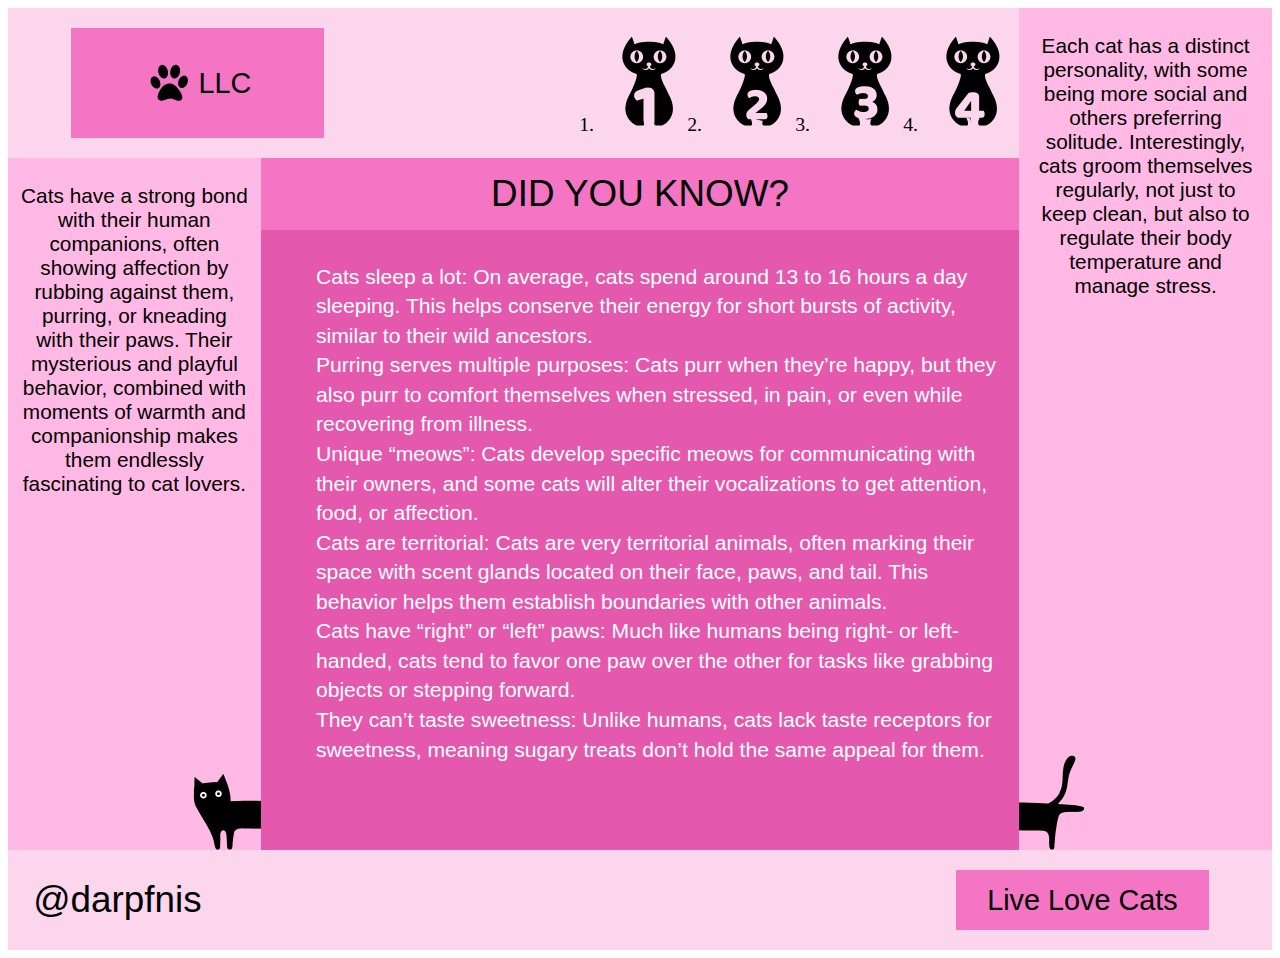
<file: index.html>
<!DOCTYPE html>
<html lang="en">
<head>
    <meta charset="UTF-8">
    <meta name="viewport" content="width=device-width, initial-scale=1.0">
    <title>6 laba</title>
    <link rel="stylesheet" href="styles.css">
</head>
<body>
    <div class = "wrapper">
        <div class = "blockx">
            <img src = "pfp\1.png" alt="Icon">
            LLC
        </div>
        <div class = "blocky">
            Live Love Cats
        </div>
        <div class = "block1"> 
            <ol>
                <li><a href = "page1.html" target=""><img src = "pfp\2.png" alt = "2 page"></a></li>
                <li><a href = "page2" target=""><img src = "pfp\3.png" alt = "3 page"></a></li>
                <li><a href = "#" target=""><img src = "pfp\4.png" alt = "4 page"></a></li>
                <li><a href = "#" target=""><img src = "pfp\5.png" alt = "5 page"></a></li>
            </ol> 
        </div>
        <div class = "block2">
            <p>
                Each cat has a distinct personality, with some being more social and others preferring solitude. 
                Interestingly, cats groom themselves regularly, not just to keep clean, but also to regulate their body temperature and manage stress.
            </p>
                <img src = "pfp\7.png" alt = "right side cat">
        </div>
        <div class = "block3">
            <p> Cats have a strong bond with their human companions, often showing affection by rubbing against them, purring, or kneading with their paws. 
                Their mysterious and playful behavior, combined with moments of warmth and companionship makes them endlessly fascinating to cat lovers.
            </p>
            <img src = "pfp\6.png" alt = "left side cat">
        </div>
        <div class = "block4">
            DID YOU KNOW?
        </div>  
        <div class = "block5">
            <ol>
                <ul>Cats sleep a lot: On average, cats spend around 13 to 16 hours a day sleeping. This helps conserve their energy for short bursts of activity, similar to their wild ancestors.</ul>
                <ul>Purring serves multiple purposes: Cats purr when they’re happy, but they also purr to comfort themselves when stressed, in pain, or even while recovering from illness.</ul>                
                <ul>Unique “meows”: Cats develop specific meows for communicating with their owners, and some cats will alter their vocalizations to get attention, food, or affection.</ul>                
                <ul>Cats are territorial: Cats are very territorial animals, often marking their space with scent glands located on their face, paws, and tail. This behavior helps them establish boundaries with other animals.</ul>  
                <ul>Cats have “right” or “left” paws: Much like humans being right- or left-handed, cats tend to favor one paw over the other for tasks like grabbing objects or stepping forward.</ul>          
                <ul>They can’t taste sweetness: Unlike humans, cats lack taste receptors for sweetness, meaning sugary treats don’t hold the same appeal for them.</ul>
            </ol> 
        </div>
        <div class = "block6">
            @darpfnis
        </div>
   
    </div>
</body>
</html>
</file>
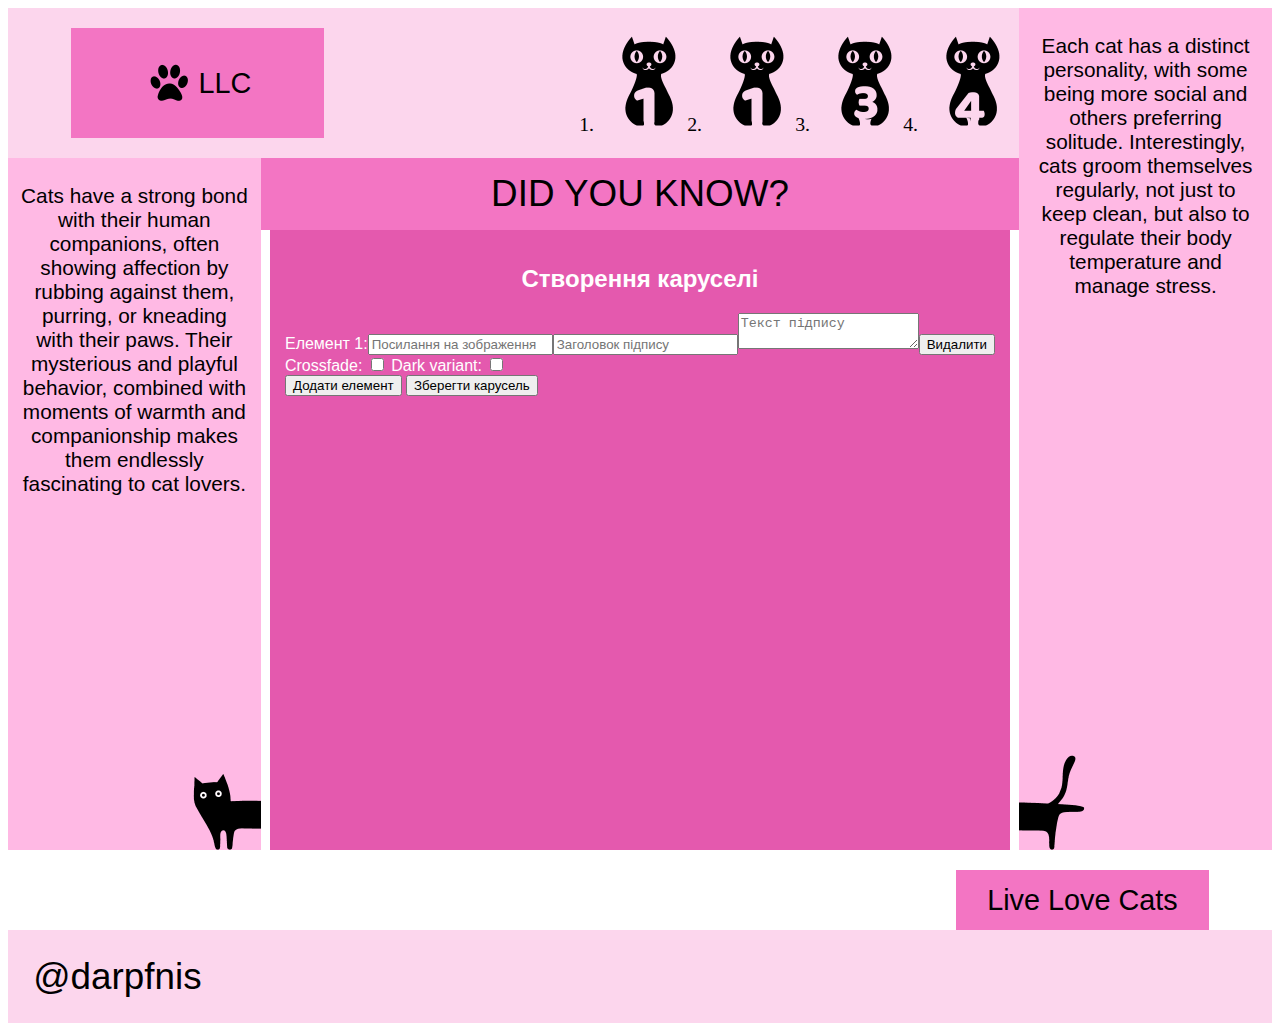
<file: page1.html>
<!DOCTYPE html>
<html lang="en">
<head>
    <meta charset="UTF-8">
    <meta name="viewport" content="width=device-width, initial-scale=1.0">
    <title>6 laba</title>
    <link rel="stylesheet" href="styles.css">
</head>
<body>
    <div class = "wrapper">
        <div class = "blockx">
            <img src = "pfp\1.png" alt="Icon">
            LLC
        </div>
        <div class = "blocky">
            Live Love Cats
        </div>
        <div class = "block1"> 
            <ol>
                <li><a href = "index.html" target=""><img src = "pfp\2.png" alt = "2 page"></a></li>
                <li><a href = "page2.html" target=""><img src = "pfp\2.png" alt = "2 page"></a></li>
                <li><a href = "#" target=""><img src = "pfp\4.png" alt = "4 page"></a></li>
                <li><a href = "#" target=""><img src = "pfp\5.png" alt = "5 page"></a></li>
            </ol> 
        </div>
        <div class = "block2">
            <p>
                Each cat has a distinct personality, with some being more social and others preferring solitude. 
                Interestingly, cats groom themselves regularly, not just to keep clean, but also to regulate their body temperature and manage stress.
            </p>
                <img src = "pfp\7.png" alt = "right side cat">
        </div>
        <div class = "block3">
            <p> Cats have a strong bond with their human companions, often showing affection by rubbing against them, purring, or kneading with their paws. 
                Their mysterious and playful behavior, combined with moments of warmth and companionship makes them endlessly fascinating to cat lovers.
            </p>
            <img src = "pfp\6.png" alt = "left side cat">
        </div>
        <div class = "block4">
            DID YOU KNOW?
        </div>  
        <!-- page1.html (блок 5) -->
        <div class="block5">
            <h2>Створення каруселі</h2>
            <form id="carousel-form">
                <div id="carousel-items">
                    <!-- Динамічні поля будуть додаватися тут -->
                </div>
                <div id = "settings">
                     <label for="crossfade">Crossfade:</label>
                     <input type="checkbox" id="crossfade" name="crossfade">
        
                     <label for="dark">Dark variant:</label>
                     <input type="checkbox" id="dark" name="dark">
                </div>
                <button type="button" id="add-item">Додати елемент</button>
                <button type="submit">Зберегти карусель</button>
            </form>
            <div id="carousel-preview">
                 <!-- Карусель для перегляду буде тут -->
             </div>
        </div>
</div>
        <div class = "block6">
            @darpfnis
        </div>
   
    </div>
</body>
<script>
    document.addEventListener('DOMContentLoaded', () => {
        const carouselForm = document.getElementById('carousel-form');
        const carouselItems = document.getElementById('carousel-items');
        const addItemButton = document.getElementById('add-item');
        const carouselPreview = document.getElementById('carousel-preview');
        const crossfadeCheckbox = document.getElementById('crossfade');
        const darkVariantCheckbox = document.getElementById('dark');
        let itemCount = 0;

          function createCarouselItemField(itemIndex) {
            const container = document.createElement('div');
            container.classList.add('carousel-item-container');
            
            const label = document.createElement('label');
            label.textContent = `Елемент ${itemIndex + 1}:`;
            container.appendChild(label);

            const imageInput = document.createElement('input');
            imageInput.setAttribute('type', 'text');
            imageInput.setAttribute('placeholder', 'Посилання на зображення');
            imageInput.setAttribute('name', `item_image_${itemIndex}`);
             container.appendChild(imageInput);

            const captionTitleInput = document.createElement('input');
            captionTitleInput.setAttribute('type', 'text');
            captionTitleInput.setAttribute('placeholder', 'Заголовок підпису');
            captionTitleInput.setAttribute('name', `item_caption_title_${itemIndex}`);
             container.appendChild(captionTitleInput);
        
            const captionTextarea = document.createElement('textarea');
            captionTextarea.setAttribute('placeholder', 'Текст підпису');
            captionTextarea.setAttribute('name', `item_caption_text_${itemIndex}`);
            container.appendChild(captionTextarea);
            
            const removeButton = document.createElement('button');
            removeButton.textContent = 'Видалити';
            removeButton.type = 'button';
            removeButton.onclick = () => container.remove();
            container.appendChild(removeButton);

            carouselItems.appendChild(container);
        }

           // Додаємо перше поле при завантаженні сторінки
           createCarouselItemField(itemCount);
           itemCount++;

          addItemButton.addEventListener('click', () => {
             createCarouselItemField(itemCount);
            itemCount++;
        });
    
         carouselForm.addEventListener('submit', async (event) => {
            event.preventDefault();

            const formData = new FormData(carouselForm);
            const carouselData = {
                items: [],
                crossfade: crossfadeCheckbox.checked,
                dark: darkVariantCheckbox.checked
             };

            for (let i = 0; i < itemCount; i++) {
                const image = formData.get(`item_image_${i}`);
                const captionTitle = formData.get(`item_caption_title_${i}`);
                const captionText = formData.get(`item_caption_text_${i}`);

                if(image && captionTitle && captionText){
                    carouselData.items.push({
                    image: image,
                    caption: { title: captionTitle, text: captionText },
                });
               }
           }
            console.log(carouselData);
        
        try {
            const response = await fetch('save_carousel.php', {
                method: 'POST',
                headers: { 'Content-Type': 'application/json' },
                body: JSON.stringify(carouselData)
            });
            if (response.ok) {
                alert('Карусель збережено!');
                updateCarouselPreview(carouselData);
            } else {
                alert('Помилка при збереженні каруселі.');
            }
        } catch (error) {
            console.error('Помилка відправки:', error);
            }
        });

        function updateCarouselPreview(carouselData) {
             carouselPreview.innerHTML = '';

            if (!carouselData || !carouselData.items || carouselData.items.length === 0) {
                carouselPreview.innerHTML = '<p>Карусель порожня</p>';
                return;
            }

            const carouselElem = document.createElement('div');
            carouselElem.classList.add('carousel', 'slide');
            carouselElem.setAttribute('data-bs-ride', 'carousel');
             if(carouselData.crossfade){
                 carouselElem.classList.add('carousel-fade');
             }
             if(carouselData.dark){
                carouselElem.classList.add('carousel-dark');
             }


           const carouselIndicators = document.createElement('div');
           carouselIndicators.classList.add('carousel-indicators');
           carouselElem.appendChild(carouselIndicators);


            const carouselInner = document.createElement('div');
            carouselInner.classList.add('carousel-inner');
             carouselElem.appendChild(carouselInner);

          carouselData.items.forEach((item, index) => {
                const carouselItem = document.createElement('div');
                carouselItem.classList.add('carousel-item');
                if(index === 0) carouselItem.classList.add('active');
            
                const image = document.createElement('img');
                image.src = item.image;
                image.classList.add('d-block', 'w-100');
                image.alt = `Зображення ${index + 1}`;
                carouselItem.appendChild(image);

            if (item.caption && (item.caption.title || item.caption.text)) {
                const captionDiv = document.createElement('div');
                captionDiv.classList.add('carousel-caption', 'd-none', 'd-md-block');

                if(item.caption.title){
                    const title = document.createElement('h5');
                    title.textContent = item.caption.title;
                   captionDiv.appendChild(title);
                 }

                 if(item.caption.text){
                     const text = document.createElement('p');
                     text.textContent = item.caption.text;
                    captionDiv.appendChild(text);
                 }
                carouselItem.appendChild(captionDiv);
            }
                carouselInner.appendChild(carouselItem);

           const indicatorButton = document.createElement('button');
           indicatorButton.setAttribute('type', 'button');
           indicatorButton.setAttribute('data-bs-target', '#carousel-preview .carousel');
           indicatorButton.setAttribute('data-bs-slide-to', String(index));
           indicatorButton.setAttribute('aria-label', `Slide ${index+1}`);
           if(index === 0) {
                indicatorButton.classList.add('active');
                indicatorButton.setAttribute('aria-current', 'true');
            }
             carouselIndicators.appendChild(indicatorButton);
          });

          const prevButton = document.createElement('button');
           prevButton.classList.add('carousel-control-prev');
           prevButton.setAttribute('type', 'button');
           prevButton.setAttribute('data-bs-target', '#carousel-preview .carousel');
           prevButton.setAttribute('data-bs-slide', 'prev');
            prevButton.innerHTML = `<span class="carousel-control-prev-icon" aria-hidden="true"></span>
             <span class="visually-hidden">Previous</span>`;
            carouselElem.appendChild(prevButton);

           const nextButton = document.createElement('button');
            nextButton.classList.add('carousel-control-next');
            nextButton.setAttribute('type', 'button');
            nextButton.setAttribute('data-bs-target', '#carousel-preview .carousel');
            nextButton.setAttribute('data-bs-slide', 'next');
           nextButton.innerHTML = `<span class="carousel-control-next-icon" aria-hidden="true"></span>
           <span class="visually-hidden">Next</span>`;
          carouselElem.appendChild(nextButton);


         carouselPreview.appendChild(carouselElem);
        // Ініціалізуємо карусель
          initCarousel(carouselPreview.querySelector('.carousel'));
       }
    function initCarousel(carouselElem){
            if(!carouselElem) return;
            let currentIndex = 0;
        
           const items = carouselElem.querySelectorAll('.carousel-item');
           const indicators = carouselElem.querySelectorAll('.carousel-indicators button');

           function updateCarousel(){
            items.forEach((item, index)=>{
                item.classList.remove('active');
               if(index === currentIndex){
                 item.classList.add('active');
               }
             });
            indicators.forEach((indicator, index) => {
                indicator.classList.remove('active');
               indicator.removeAttribute('aria-current');
                if (index === currentIndex) {
                   indicator.classList.add('active');
                   indicator.setAttribute('aria-current', 'true');
               }
            });
         }

          carouselElem.addEventListener('click', event => {
                if (event.target.closest('.carousel-control-prev')) {
                    currentIndex = (currentIndex - 1 + items.length) % items.length;
                   updateCarousel();
                } else if (event.target.closest('.carousel-control-next')) {
                    currentIndex = (currentIndex + 1) % items.length;
                     updateCarousel();
               } else if(event.target.closest('.carousel-indicators button')){
                 const index = parseInt(event.target.getAttribute('data-bs-slide-to'));
                if (!isNaN(index)) {
                  currentIndex = index;
                  updateCarousel();
                }
             }

         });
        }

    });
</script>
</html>
</file>
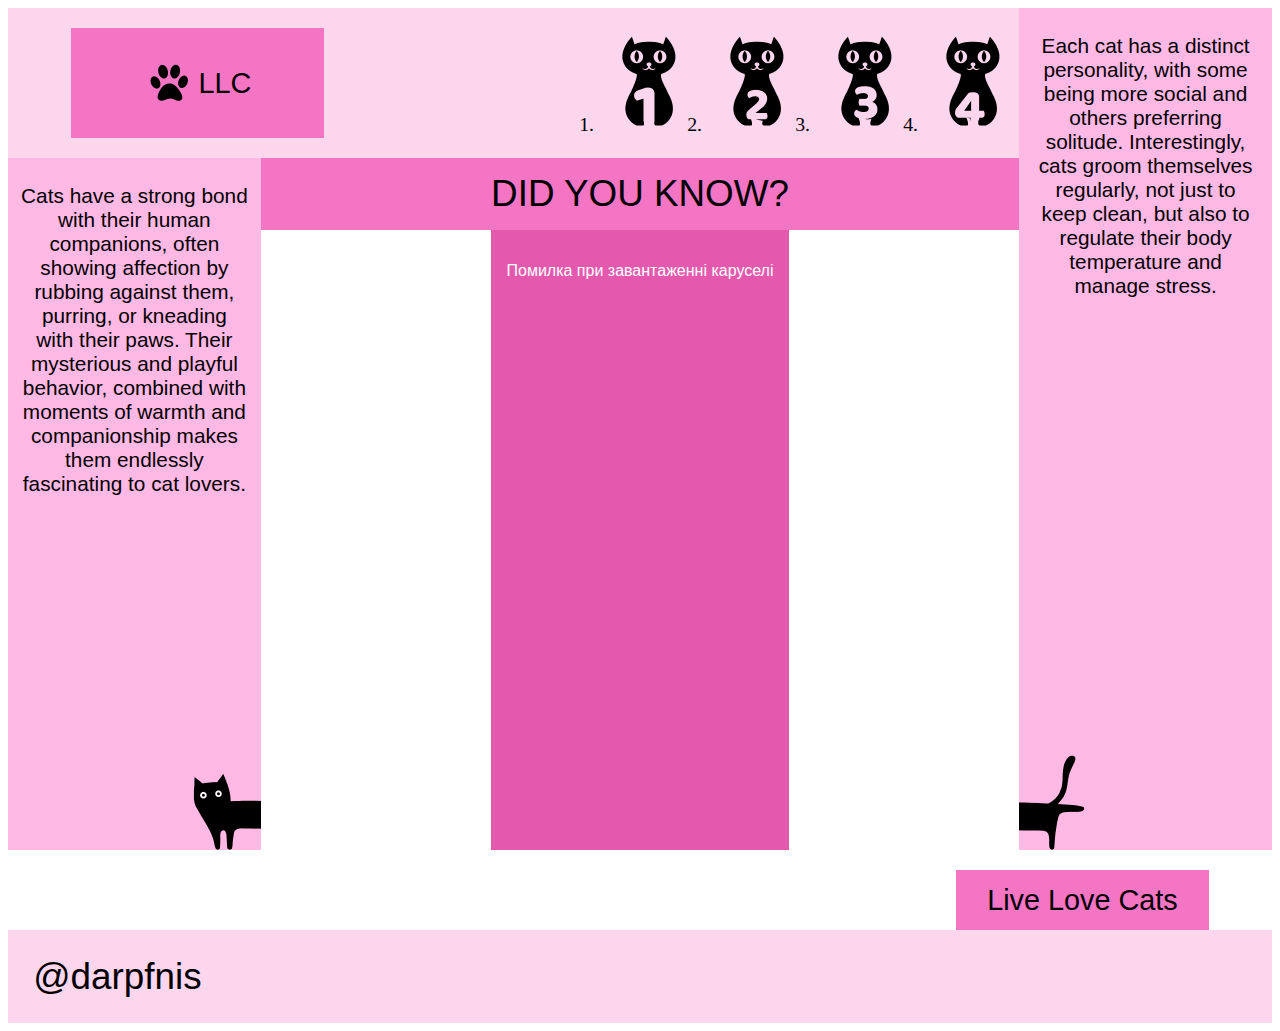
<file: page2.html>
<!DOCTYPE html>
<html lang="en">
<head>
    <meta charset="UTF-8">
    <meta name="viewport" content="width=device-width, initial-scale=1.0">
    <title>6 laba</title>
    <link rel="stylesheet" href="styles.css">
</head>
<body>
    <div class = "wrapper">
        <div class = "blockx">
            <img src = "pfp\1.png" alt="Icon">
            LLC
        </div>
        <div class = "blocky">
            Live Love Cats
        </div>
        <div class = "block1"> 
            <ol>
                <li><a href = "index.html" target=""><img src = "pfp\2.png" alt = "2 page"></a></li>
                <li><a href = "page1.html" target=""><img src = "pfp\3.png" alt = "3 page"></a></li>
                <li><a href = "#" target=""><img src = "pfp\4.png" alt = "4 page"></a></li>
                <li><a href = "#" target=""><img src = "pfp\5.png" alt = "5 page"></a></li>
            </ol> 
        </div>
        <div class = "block2">
            <p>
                Each cat has a distinct personality, with some being more social and others preferring solitude. 
                Interestingly, cats groom themselves regularly, not just to keep clean, but also to regulate their body temperature and manage stress.
            </p>
                <img src = "pfp\7.png" alt = "right side cat">
        </div>
        <div class = "block3">
            <p> Cats have a strong bond with their human companions, often showing affection by rubbing against them, purring, or kneading with their paws. 
                Their mysterious and playful behavior, combined with moments of warmth and companionship makes them endlessly fascinating to cat lovers.
            </p>
            <img src = "pfp\6.png" alt = "left side cat">
        </div>
        <div class = "block4">
            DID YOU KNOW?
        </div>  
        <div class="block5">
            <div id="carousel-container">
                <!-- Карусель буде згенерована тут -->
            </div>
        </div>
</div>
</div>
        <div class = "block6">
            @darpfnis
        </div>
   
    </div>
</body>
<script>
    document.addEventListener('DOMContentLoaded', async () => {
    const carouselContainer = document.getElementById('carousel-container');
    
    // Функція для завантаження даних з сервера
      async function loadCarouselData() {
        try {
            const response = await fetch('get_carousel.php'); // Отримуємо дані з сервера
            if (!response.ok) {
                throw new Error(`HTTP error! status: ${response.status}`);
            }
           const data = await response.json(); // Розшифровуємо JSON відповідь
           if (data && data.items && data.items.length > 0) {
            updateCarousel(data);
            } else {
            carouselContainer.innerHTML = '<p>Немає даних для каруселі</p>';
           }
       } catch (error) {
             console.error('Помилка при завантаженні даних:', error);
            carouselContainer.innerHTML = '<p>Помилка при завантаженні каруселі</p>';
        }
     }
    
    // Функція для оновлення каруселі на сторінці
    function updateCarousel(carouselData) {
        carouselContainer.innerHTML = '';
        if (!carouselData || !carouselData.items || carouselData.items.length === 0) {
            carouselContainer.innerHTML = '<p>Карусель порожня</p>';
            return;
        }
       const carouselElem = document.createElement('div');
       carouselElem.classList.add('carousel', 'slide');
       carouselElem.setAttribute('data-bs-ride', 'carousel');

        if(carouselData.crossfade){
           carouselElem.classList.add('carousel-fade');
        }
       if(carouselData.dark){
            carouselElem.classList.add('carousel-dark');
       }
         
      const carouselIndicators = document.createElement('div');
      carouselIndicators.classList.add('carousel-indicators');
      carouselElem.appendChild(carouselIndicators);


     const carouselInner = document.createElement('div');
      carouselInner.classList.add('carousel-inner');
      carouselElem.appendChild(carouselInner);
        
       carouselData.items.forEach((item, index) => {
            const carouselItem = document.createElement('div');
            carouselItem.classList.add('carousel-item');
            if(index === 0) carouselItem.classList.add('active');

             const image = document.createElement('img');
             image.src = item.image;
            image.classList.add('d-block', 'w-100');
             image.alt = `Зображення ${index + 1}`;
            carouselItem.appendChild(image);
           
            if (item.caption && (item.caption.title || item.caption.text)) {
               const captionDiv = document.createElement('div');
                captionDiv.classList.add('carousel-caption', 'd-none', 'd-md-block');
                if (item.caption.title) {
                    const title = document.createElement('h5');
                    title.textContent = item.caption.title;
                     captionDiv.appendChild(title);
                 }
                if (item.caption.text) {
                   const text = document.createElement('p');
                    text.textContent = item.caption.text;
                    captionDiv.appendChild(text);
               }
               carouselItem.appendChild(captionDiv);
            }
            carouselInner.appendChild(carouselItem);
            
            const indicatorButton = document.createElement('button');
            indicatorButton.setAttribute('type', 'button');
            indicatorButton.setAttribute('data-bs-target', '#carousel-container .carousel');
           indicatorButton.setAttribute('data-bs-slide-to', String(index));
            indicatorButton.setAttribute('aria-label', `Slide ${index+1}`);
             if(index === 0) {
                 indicatorButton.classList.add('active');
               indicatorButton.setAttribute('aria-current', 'true');
            }
           carouselIndicators.appendChild(indicatorButton);
        });


        const prevButton = document.createElement('button');
       prevButton.classList.add('carousel-control-prev');
        prevButton.setAttribute('type', 'button');
       prevButton.setAttribute('data-bs-target', '#carousel-container .carousel');
        prevButton.setAttribute('data-bs-slide', 'prev');
         prevButton.innerHTML = `<span class="carousel-control-prev-icon" aria-hidden="true"></span>
          <span class="visually-hidden">Previous</span>`;
         carouselElem.appendChild(prevButton);


        const nextButton = document.createElement('button');
        nextButton.classList.add('carousel-control-next');
        nextButton.setAttribute('type', 'button');
       nextButton.setAttribute('data-bs-target', '#carousel-container .carousel');
        nextButton.setAttribute('data-bs-slide', 'next');
        nextButton.innerHTML = `<span class="carousel-control-next-icon" aria-hidden="true"></span>
         <span class="visually-hidden">Next</span>`;
        carouselElem.appendChild(nextButton);


         carouselContainer.appendChild(carouselElem);
      // Ініціалізуємо карусель
        initCarousel(carouselContainer.querySelector('.carousel'));
     }


    function initCarousel(carouselElem){
        if(!carouselElem) return;
         let currentIndex = 0;
        const items = carouselElem.querySelectorAll('.carousel-item');
        const indicators = carouselElem.querySelectorAll('.carousel-indicators button');
        
        function updateCarousel(){
            items.forEach((item, index)=>{
                item.classList.remove('active');
                if(index === currentIndex){
                   item.classList.add('active');
                }
            });
            indicators.forEach((indicator, index) => {
                indicator.classList.remove('active');
                 indicator.removeAttribute('aria-current');
                if (index === currentIndex) {
                    indicator.classList.add('active');
                   indicator.setAttribute('aria-current', 'true');
               }
          });
     }
        carouselElem.addEventListener('click', event => {
            if (event.target.closest('.carousel-control-prev')) {
               currentIndex = (currentIndex - 1 + items.length) % items.length;
                 updateCarousel();
           } else if (event.target.closest('.carousel-control-next')) {
              currentIndex = (currentIndex + 1) % items.length;
                 updateCarousel();
            } else if(event.target.closest('.carousel-indicators button')){
                const index = parseInt(event.target.getAttribute('data-bs-slide-to'));
               if (!isNaN(index)) {
                   currentIndex = index;
                    updateCarousel();
                }
           }
     });
    }

     loadCarouselData(); // Завантажуємо карусель при завантаженні сторінки

     // Оновлення каруселі кожні 5 секунд
     setInterval(loadCarouselData, 5000);
});
</script>
</html>
</file>
<file: styles.css>
.wrapper {
    display: grid;
    grid-template-columns: repeat(20, 1fr);
    grid-auto-rows: minmax(20px, auto); 
}

.blockx, .blocky { 
    background-color: rgb(243, 117, 195);
    text-align: center;
    font-family: Verdana, Geneva, Tahoma, sans-serif;
    display: flex;
    flex-direction: row; 
    justify-content: center; 
    align-items: center; 
    font-size: calc(1rem + 1vw); 
    padding: 2%; 
    box-sizing: border-box; 
    overflow: hidden; 
}

.blockx {
    grid-column: 2 / 6;
    grid-row: 2 / 5; 
    z-index: 2;
}

.blockx img {
    max-width: 50%; 
    max-height: 50%; 
    object-fit: contain; 
    margin-right: 2%; 
}

.blocky { 
    background-color: rgb(243, 117, 195);
    grid-column: 16 / 20;
    grid-row: 41 / 44; 
    z-index: 5;
}

.block1 {
    background-color: rgb(252, 214, 237);
    grid-column: 1 / 17;
    grid-row: 1 / 6;
    z-index: 1;
    padding: 2%; 
    box-sizing: border-box; 
    display: flex; 
    justify-content: right; 
    align-items: center; 
    overflow: hidden;
}

.block1 ol {
    display: flex; 
    flex-wrap: nowrap; 
    padding: 0; 
    margin: 0; 
}

.block1 li {
    margin-right: 2%; 
    font-size: calc(1rem + 0.3vw); 
}

.block1 img {
    max-width: 10vw; 
    height: auto; 
}

.block2, .block3 { 
    background-color: rgb(255, 185, 228);
    text-align: center;
    font-family: Verdana, Geneva, Tahoma, sans-serif;
    display: flex;
    flex-direction: column; 
    justify-content: flex-start; 
    align-items: center; 
    font-size: calc(0.9rem + 0.5vw); 
    padding: 2%; 
    padding-left: 5%; 
    padding-right: 5%; 
    box-sizing: border-box; 
    margin: 0 auto; 
    overflow: hidden; 
    position: relative; 
    text-overflow: ellipsis; 
}

.block2 {
    grid-column: 17 / 21;
    grid-row: 1 / 40; 
}

.block3 {
    grid-column: 1 / 5;
    grid-row: 6 / 40; 
}

.block2 img, .block3 img {
    position: absolute; 
    bottom: 0; 
    max-width: 8vw; 
    height: auto; 
}

.block3 img {
    right: 0;
}

.block2 img {
    left: 0;
}

.block4 { 
    background-color: rgb(243, 117, 195);
    grid-column: 5 / 17;
    grid-row: 6 / 9; 
    text-align: center;
    font-family: Verdana, Geneva, Tahoma, sans-serif;
    display: flex;
    flex-direction: row; 
    justify-content: center; 
    align-items: center; 
    font-size: calc(1.5rem + 1vw); 
    padding: 2%; 
    box-sizing: border-box; 
    overflow: hidden; 
}

.block5 { 
    background-color: rgb(228, 89, 174);
    grid-column: 5 / 17;
    grid-row: 9 / 40; 
    padding: 2%; 
    box-sizing: border-box; 
    display: flex;
    flex-direction: column;
    align-items: center; 
    color: white; 
    font-family: Verdana, Geneva, Tahoma, sans-serif;
    max-width: 100%; 
    margin: 0 auto; 
    overflow: hidden; 
}

.block5 ul {
    margin: 0; 
    padding: 0; 
    font-size: calc(1rem + 0.4vw); 
    text-align: left; 
    line-height: 1.4; 
    word-wrap: break-word;
}

.block6 { 
    background-color: rgb(252, 214, 237);
    grid-column: 1 / 21;
    grid-row: 40 / 45; 
    z-index: 1;
    text-align: center;
    font-family: Verdana, Geneva, Tahoma, sans-serif;
    display: flex;
    flex-direction: row; 
    justify-content: left; 
    align-items: center; 
    font-size: calc(1.5rem + 1vw);
    padding: 2%; 
    box-sizing: border-box; 
    overflow: hidden; 
}

@media (max-width: 1200px) {
    .blockx, .blocky {
        font-size: calc(1.4rem + 0.8vw);
    }
    .block1 li {
        font-size: calc(0.8rem + 0.6vw);
    }
    .block5 ul {
        font-size: calc(1rem + 0.3vw);
    }
    .block4 {
        font-size: calc(1.4rem + 0.8vw);
    }
    .block2, .block3 {
        font-size: calc(1rem + 0.8vw); 
    }
}

@media (max-width: 992px) {
    .blockx, .blocky {
        font-size: calc(1.2rem + 0.6vw);
    }
    .block1 li {
        font-size: calc(0.7rem + 0.5vw);
    }
    .block5 ul {
        font-size: calc(0.9rem + 0.2vw);
    }
    .block4 {
        font-size: calc(1.2rem + 0.6vw);
    }
    .block2, .block3 {
        font-size: calc(0.9rem + 0.6vw);
    }
}

@media (max-width: 768px) {
    .blockx, .blocky {
        font-size: calc(1rem + 0.5vw);
    }
    .block1 li {
        font-size: calc(0.6rem + 0.4vw);
    }
    .block5 ul {
        font-size: calc(0.8rem + 0.1vw);
    }
    .block4 {
        font-size: calc(1rem + 0.5vw);
    }
    .block2, .block3 {
        font-size: calc(0.8rem + 0.5vw);
    }
}

@media (max-width: 480px) {
    .blockx, .blocky {
        font-size: calc(0.8rem + 0.4vw);
    }
    .block1 li {
        font-size: calc(0.5rem + 0.3vw);
    }
    .block5 ul {
        font-size: calc(0.7rem + 0.1vw);
    }
    .block4 {
        font-size: calc(0.8rem + 0.4vw);
    }
    .block2, .block3 {
        font-size: calc(0.7rem + 0.4vw);
    }
}
.carousel {
    position: relative;
    overflow: hidden;
  }
  
  .carousel-inner {
    position: relative;
    width: 100%;
    overflow: hidden;
  }
  
  .carousel-item {
    position: relative;
    display: none;
    width: 100%;
    transition: transform .6s ease-in-out;
  }
  .carousel-item.active {
    display: block;
  }
  .carousel-item img {
      display: block;
      width: 100%;
      height: auto;
  }
  .carousel-fade .carousel-item {
    opacity: 0;
    transition-property: opacity;
  }
  
  .carousel-fade .carousel-item.active {
    opacity: 1;
  }
  
  .carousel-indicators {
      position: absolute;
      bottom: 10px;
      left: 50%;
      transform: translateX(-50%);
      z-index: 10;
      display: flex;
      justify-content: center;
      padding: 0;
      margin: 0;
  }
  .carousel-indicators button {
      background: #0000;
      width: 10px;
      height: 10px;
      margin: 0 5px;
      border-radius: 50%;
      border: 1px solid white;
      opacity: 0.5;
      transition: opacity .6s ease-out;
      cursor: pointer;
      padding: 0;
  }
  .carousel-indicators button.active{
      opacity: 1;
      background-color: white;
  }
  .carousel-control-prev,
  .carousel-control-next {
      position: absolute;
      top: 0;
      bottom: 0;
      z-index: 10;
      display: flex;
      align-items: center;
      justify-content: center;
      width: 10%;
      padding: 0;
      color: white;
      background: none;
      border: 0;
      cursor: pointer;
      opacity: .5;
      transition: opacity .15s ease;
  }
  .carousel-control-prev:hover,
  .carousel-control-next:hover {
     opacity: .9;
  }
  .carousel-control-prev {
      left: 0;
  }
  
  .carousel-control-next {
      right: 0;
  }
  .carousel-control-prev-icon,
  .carousel-control-next-icon {
      display: inline-block;
      width: 2rem;
      height: 2rem;
      background-repeat: no-repeat;
      background-position: 50%;
      background-size: 100% 100%;
  }
  .carousel-control-prev-icon {
   background-image: url("data:image/svg+xml,%3csvg xmlns='http://www.w3.org/2000/svg' viewBox='0 0 16 16' fill='%23fff'%3e%3cpath d='M11.354 1.646a.5.5 0 0 1 0 .708L5.707 8l5.647 5.646a.5.5 0 0 1-.708.708l-6-6a.5.5 0 0 1 0-.708l6-6a.5.5 0 0 1 .708 0z'/%3e%3c/svg%3e");
  }
  .carousel-control-next-icon {
   background-image: url("data:image/svg+xml,%3csvg xmlns='http://www.w3.org/2000/svg' viewBox='0 0 16 16' fill='%23fff'%3e%3cpath d='M4.646 1.646a.5.5 0 0 1 .708 0l6 6a.5.5 0 0 1 0 .708l-6 6a.5.5 0 0 1-.708-.708L10.293 8 4.646 2.354a.5.5 0 0 1 0-.708z'/%3e%3c/svg%3e");
  }
  .carousel-caption {
   position: absolute;
    bottom: 20px;
    left: 15%;
    right: 15%;
    padding: 15px;
    color: white;
    text-align: center;
    z-index: 10;
  }
  .carousel-dark .carousel-indicators button.active{
      background-color: black;
  }
  .carousel-dark .carousel-control-prev-icon {
       background-image: url("data:image/svg+xml,%3csvg xmlns='http://www.w3.org/2000/svg' viewBox='0 0 16 16' fill='%23000'%3e%3cpath d='M11.354 1.646a.5.5 0 0 1 0 .708L5.707 8l5.647 5.646a.5.5 0 0 1-.708.708l-6-6a.5.5 0 0 1 0-.708l6-6a.5.5 0 0 1 .708 0z'/%3e%3c/svg%3e");
  }
  .carousel-dark .carousel-control-next-icon {
      background-image: url("data:image/svg+xml,%3csvg xmlns='http://www.w3.org/2000/svg' viewBox='0 0 16 16' fill='%23000'%3e%3cpath d='M4.646 1.646a.5.5 0 0 1 .708 0l6 6a.5.5 0 0 1 0 .708l-6 6a.5.5 0 0 1-.708-.708L10.293 8 4.646 2.354a.5.5 0 0 1 0-.708z'/%3e%3c/svg%3e");
  }
  .carousel-dark .carousel-caption{
      color: black;
  }
</file>
